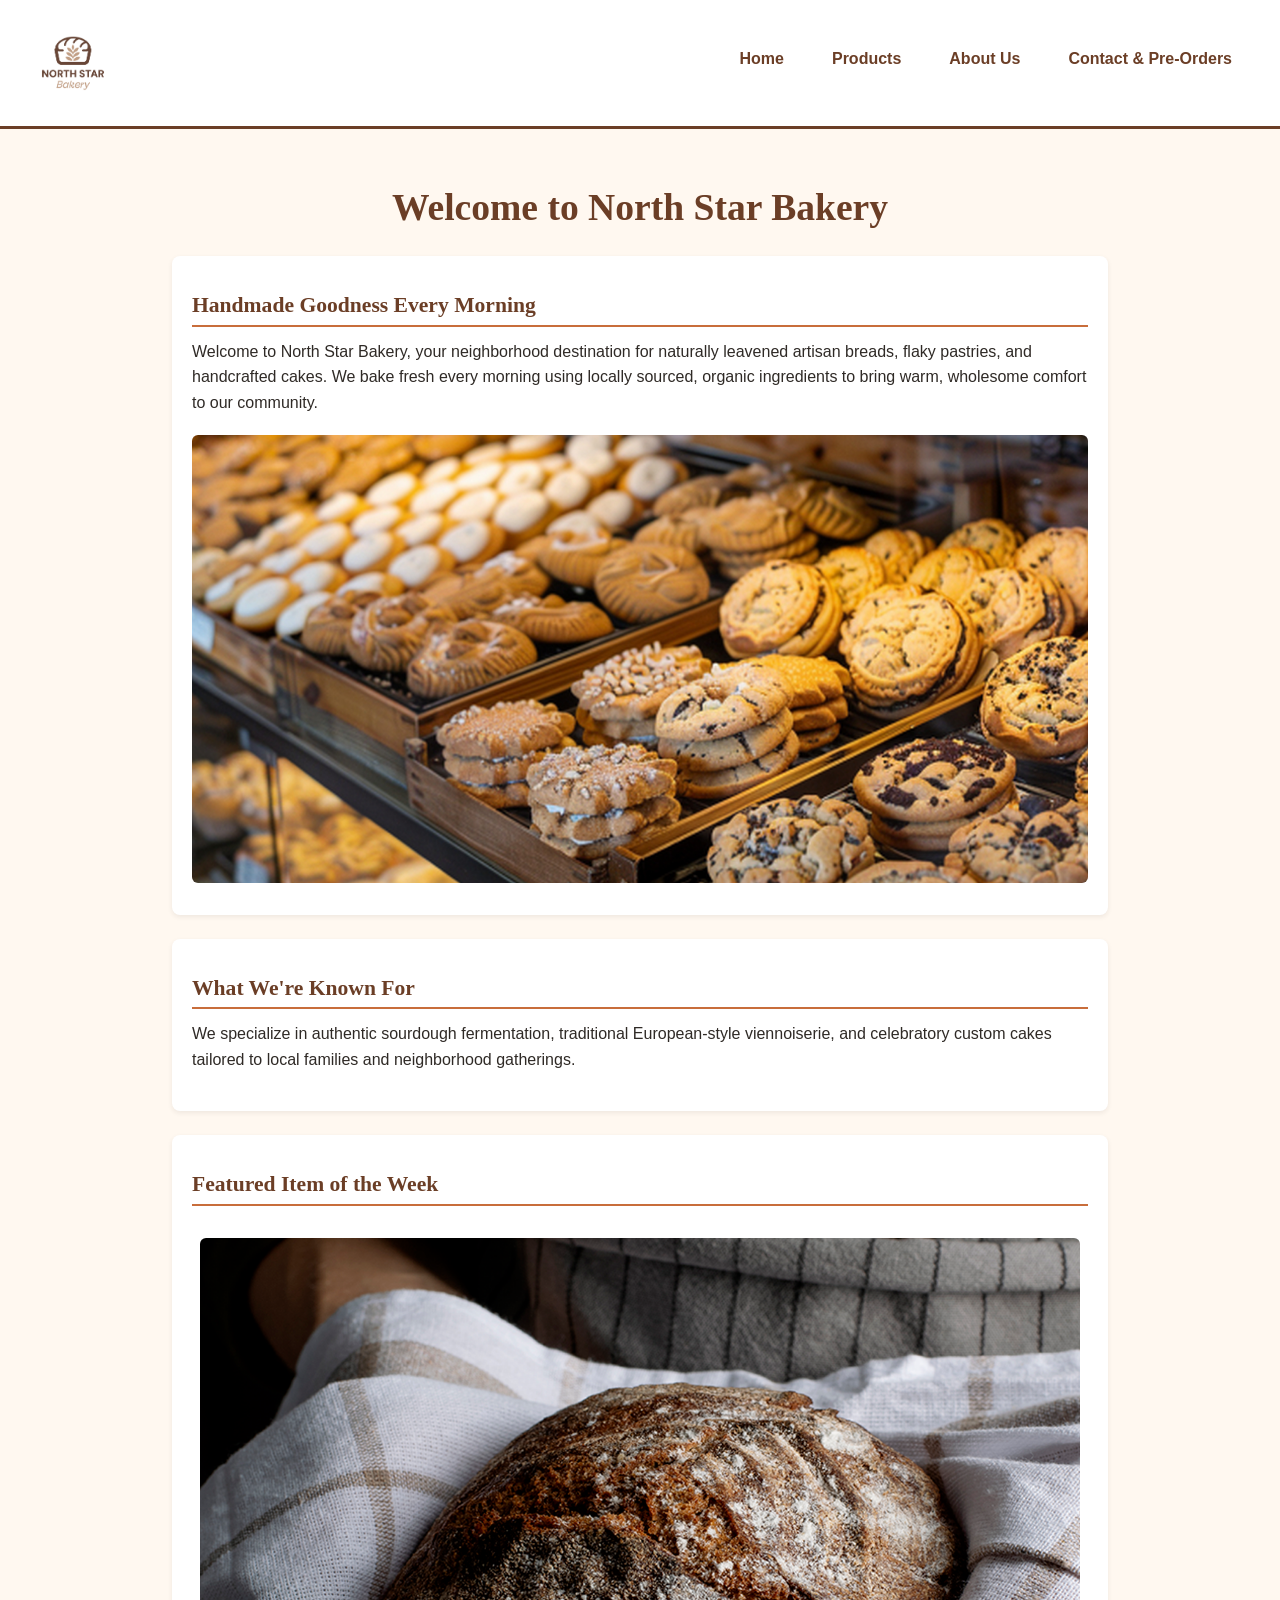
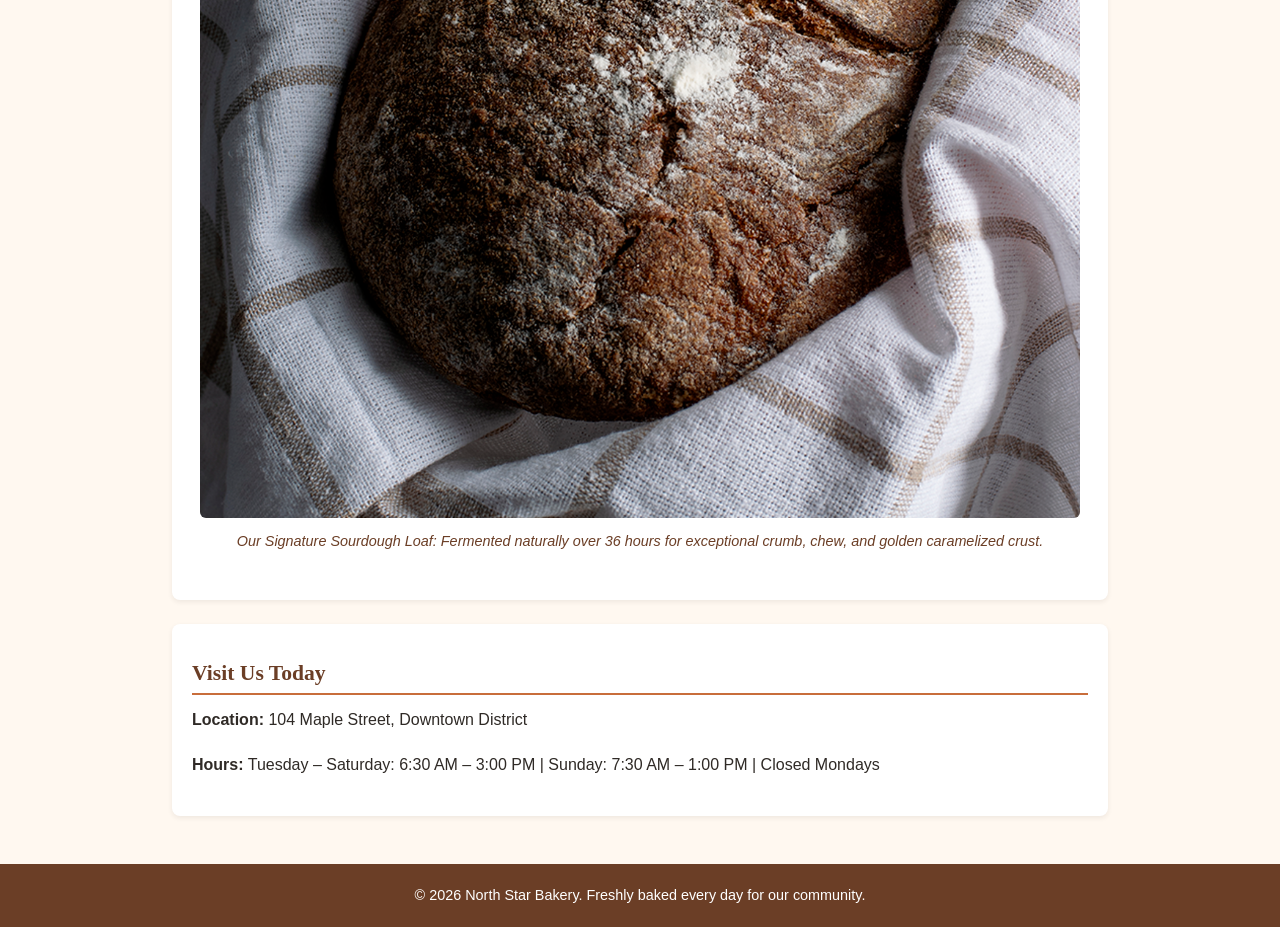
<file: index.html>
<!DOCTYPE html>
<html lang="en">
<head>
    <meta charset="UTF-8">
    <meta name="viewport" content="width=device-width, initial-scale=1.0">
    <title>North Star Bakery | Home</title>
    <link rel="stylesheet" href="styles.css">
</head>
<body>
    <header>
        <img src="bakery-logo_c.png" alt="North Star Bakery logo showing an artisan loaf of bread">
        <nav aria-label="Main Navigation">
            <ul>
                <li><a href="index.html">Home</a></li>
                <li><a href="products.html">Products</a></li>
                <li><a href="about.html">About Us</a></li>
                <li><a href="contact.html">Contact &amp; Pre-Orders</a></li>
            </ul>
        </nav>
    </header>
    <main>
        <h1>Welcome to North Star Bakery</h1>
        
        <section>
            <h2>Handmade Goodness Every Morning</h2>
            <p>Welcome to North Star Bakery, your neighborhood destination for naturally leavened artisan breads, flaky pastries, and handcrafted cakes. We bake fresh every morning using locally sourced, organic ingredients to bring warm, wholesome comfort to our community.</p>
            
            <picture>
                <source media="(min-width: 768px)" srcset="bakery-feature-large_c.png">
                <img src="bakery-feature-small_c.png" alt="A warm rustic display of freshly baked artisan breads and golden pastries">
            </picture>
        </section>
        <section>
            <h2>What We're Known For</h2>
            <p>We specialize in authentic sourdough fermentation, traditional European-style viennoiserie, and celebratory custom cakes tailored to local families and neighborhood gatherings.</p>
        </section>
        <section>
            <h2>Featured Item of the Week</h2>
            <figure>
                <img src="bakery-signature-loaf_c.png" alt="Golden brown crusty artisan signature sourdough loaf resting on a rustic linen towel">
                <figcaption>Our Signature Sourdough Loaf: Fermented naturally over 36 hours for exceptional crumb, chew, and golden caramelized crust.</figcaption>
            </figure>
        </section>
        <section>
            <h2>Visit Us Today</h2>
            <p><strong>Location:</strong> 104 Maple Street, Downtown District</p>
            <p><strong>Hours:</strong> Tuesday &ndash; Saturday: 6:30 AM &ndash; 3:00 PM | Sunday: 7:30 AM &ndash; 1:00 PM | Closed Mondays</p>
        </section>
    </main>
    <footer>
        <p>&copy; 2026 North Star Bakery. Freshly baked every day for our community.</p>
    </footer>
</body>
</html>
</file>
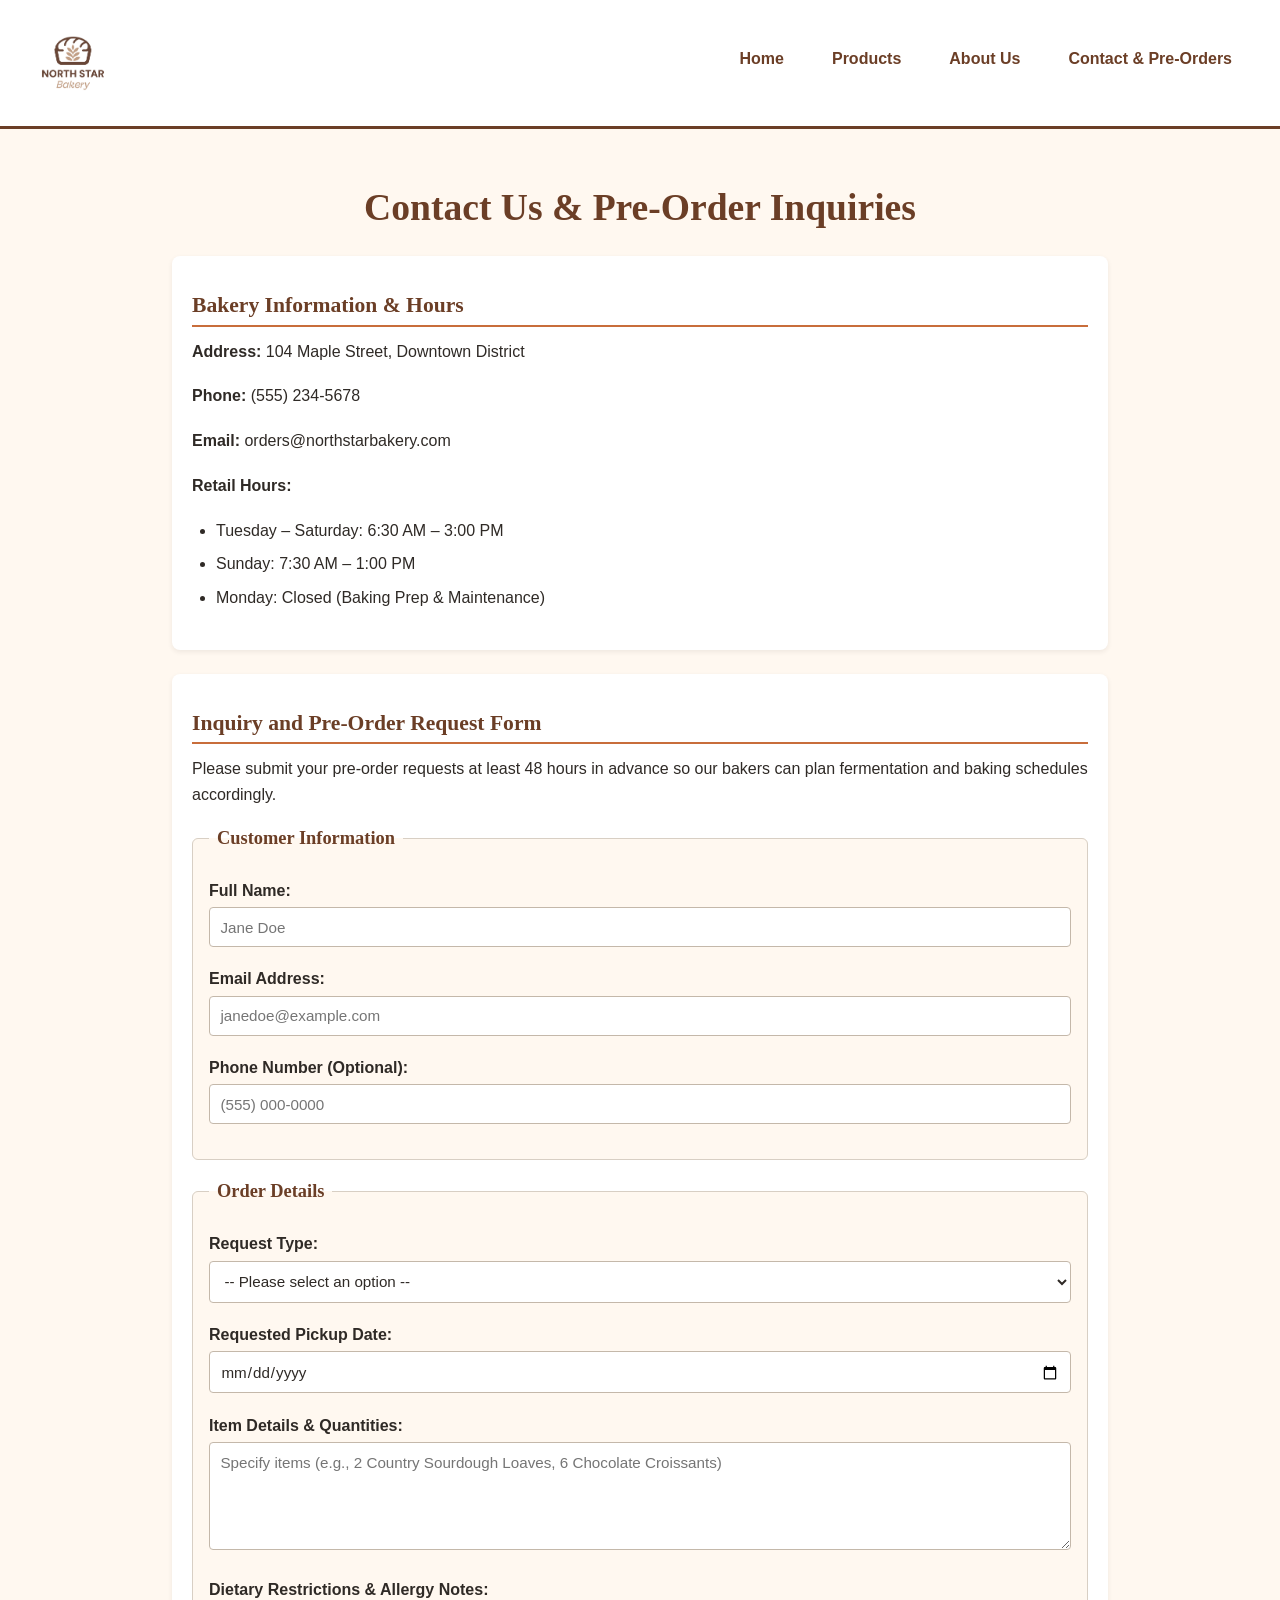
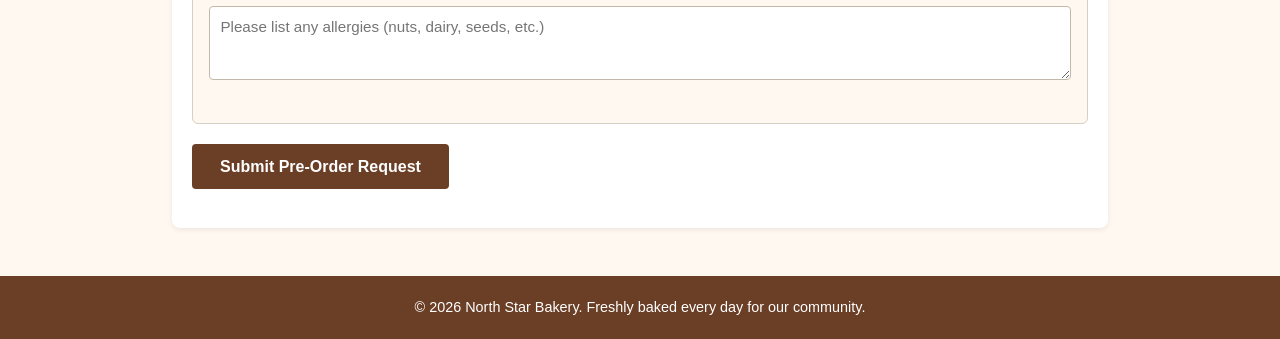
<file: contact.html>
<!DOCTYPE html>
<html lang="en">
<head>
  <meta charset="UTF-8">
  <meta name="viewport" content="width=device-width, initial-scale=1.0">
  <title>North Star Bakery | Contact &amp; Pre-Orders</title>
  <link rel="stylesheet" href="styles.css">
</head>
<body>
  <header>
    <img src="bakery-logo_c.png" alt="North Star Bakery logo showing an artisan loaf of bread">
    <nav aria-label="Main Navigation">
      <ul>
        <li><a href="index.html">Home</a></li>
        <li><a href="products.html">Products</a></li>
        <li><a href="about.html">About Us</a></li>
        <li><a href="contact.html">Contact &amp; Pre-Orders</a></li>
      </ul>
    </nav>
  </header>
  <main>
    <h1>Contact Us &amp; Pre-Order Inquiries</h1>
    <section>
      <h2>Bakery Information &amp; Hours</h2>
      <p><strong>Address:</strong> 104 Maple Street, Downtown District</p>
      <p><strong>Phone:</strong> (555) 234-5678</p>
      <p><strong>Email:</strong> orders@northstarbakery.com</p>
      <p><strong>Retail Hours:</strong></p>
      <ul>
        <li>Tuesday &ndash; Saturday: 6:30 AM &ndash; 3:00 PM</li>
        <li>Sunday: 7:30 AM &ndash; 1:00 PM</li>
        <li>Monday: Closed (Baking Prep &amp; Maintenance)</li>
      </ul>
    </section>

    <section>
      <h2>Inquiry and Pre-Order Request Form</h2>
      <p>Please submit your pre-order requests at least 48 hours in advance so our bakers can plan fermentation and baking schedules accordingly.</p>
      
      <p id="form-feedback-success" class="form-feedback-success" style="display: none;"></p>

      <form action="#" method="post" novalidate>
        <fieldset>
          <legend>Customer Information</legend>
          <p>
            <label for="full-name">Full Name:</label><br>
            <input type="text" id="full-name" name="full_name" placeholder="Jane Doe">
            <span id="full-name-error" class="field-error" style="display: none;"></span>
          </p>
          <p>
            <label for="email-address">Email Address:</label><br>
            <input type="email" id="email-address" name="email_address" placeholder="janedoe@example.com">
            <span id="email-address-error" class="field-error" style="display: none;"></span>
          </p>
          <p>
            <label for="phone-number">Phone Number (Optional):</label><br>
            <input type="tel" id="phone-number" name="phone_number" placeholder="(555) 000-0000">
          </p>
        </fieldset>

        <fieldset>
          <legend>Order Details</legend>
          <p>
            <label for="request-type">Request Type:</label><br>
            <select id="request-type" name="request_type">
              <option value="">-- Please select an option --</option>
              <option value="preorder">Artisan Bread &amp; Pastry Pre-Order</option>
              <option value="custom-cake">Custom Celebration Cake Inquiry</option>
              <option value="catering">Event Catering Inquiry</option>
              <option value="general-question">General Question</option>
            </select>
            <span id="request-type-error" class="field-error" style="display: none;"></span>
          </p>
          <p>
            <label for="pickup-date">Requested Pickup Date:</label><br>
            <input type="date" id="pickup-date" name="pickup_date">
          </p>
          <p>
            <label for="item-details">Item Details &amp; Quantities:</label><br>
            <textarea id="item-details" name="item_details" rows="5" cols="40" placeholder="Specify items (e.g., 2 Country Sourdough Loaves, 6 Chocolate Croissants)"></textarea>
            <span id="item-details-error" class="field-error" style="display: none;"></span>
          </p>
          <p>
            <label for="allergy-notes">Dietary Restrictions &amp; Allergy Notes:</label><br>
            <textarea id="allergy-notes" name="allergy_notes" rows="3" cols="40" placeholder="Please list any allergies (nuts, dairy, seeds, etc.)"></textarea>
          </p>
        </fieldset>

        <p>
          <button type="submit">Submit Pre-Order Request</button>
        </p>
      </form>
    </section>
  </main>
  <footer>
    <p>&copy; 2026 North Star Bakery. Freshly baked every day for our community.</p>
  </footer>

  <!-- JAVASCRIPT BINDING -->
  <script src="script.js"></script>
</body>
</html>
</file>
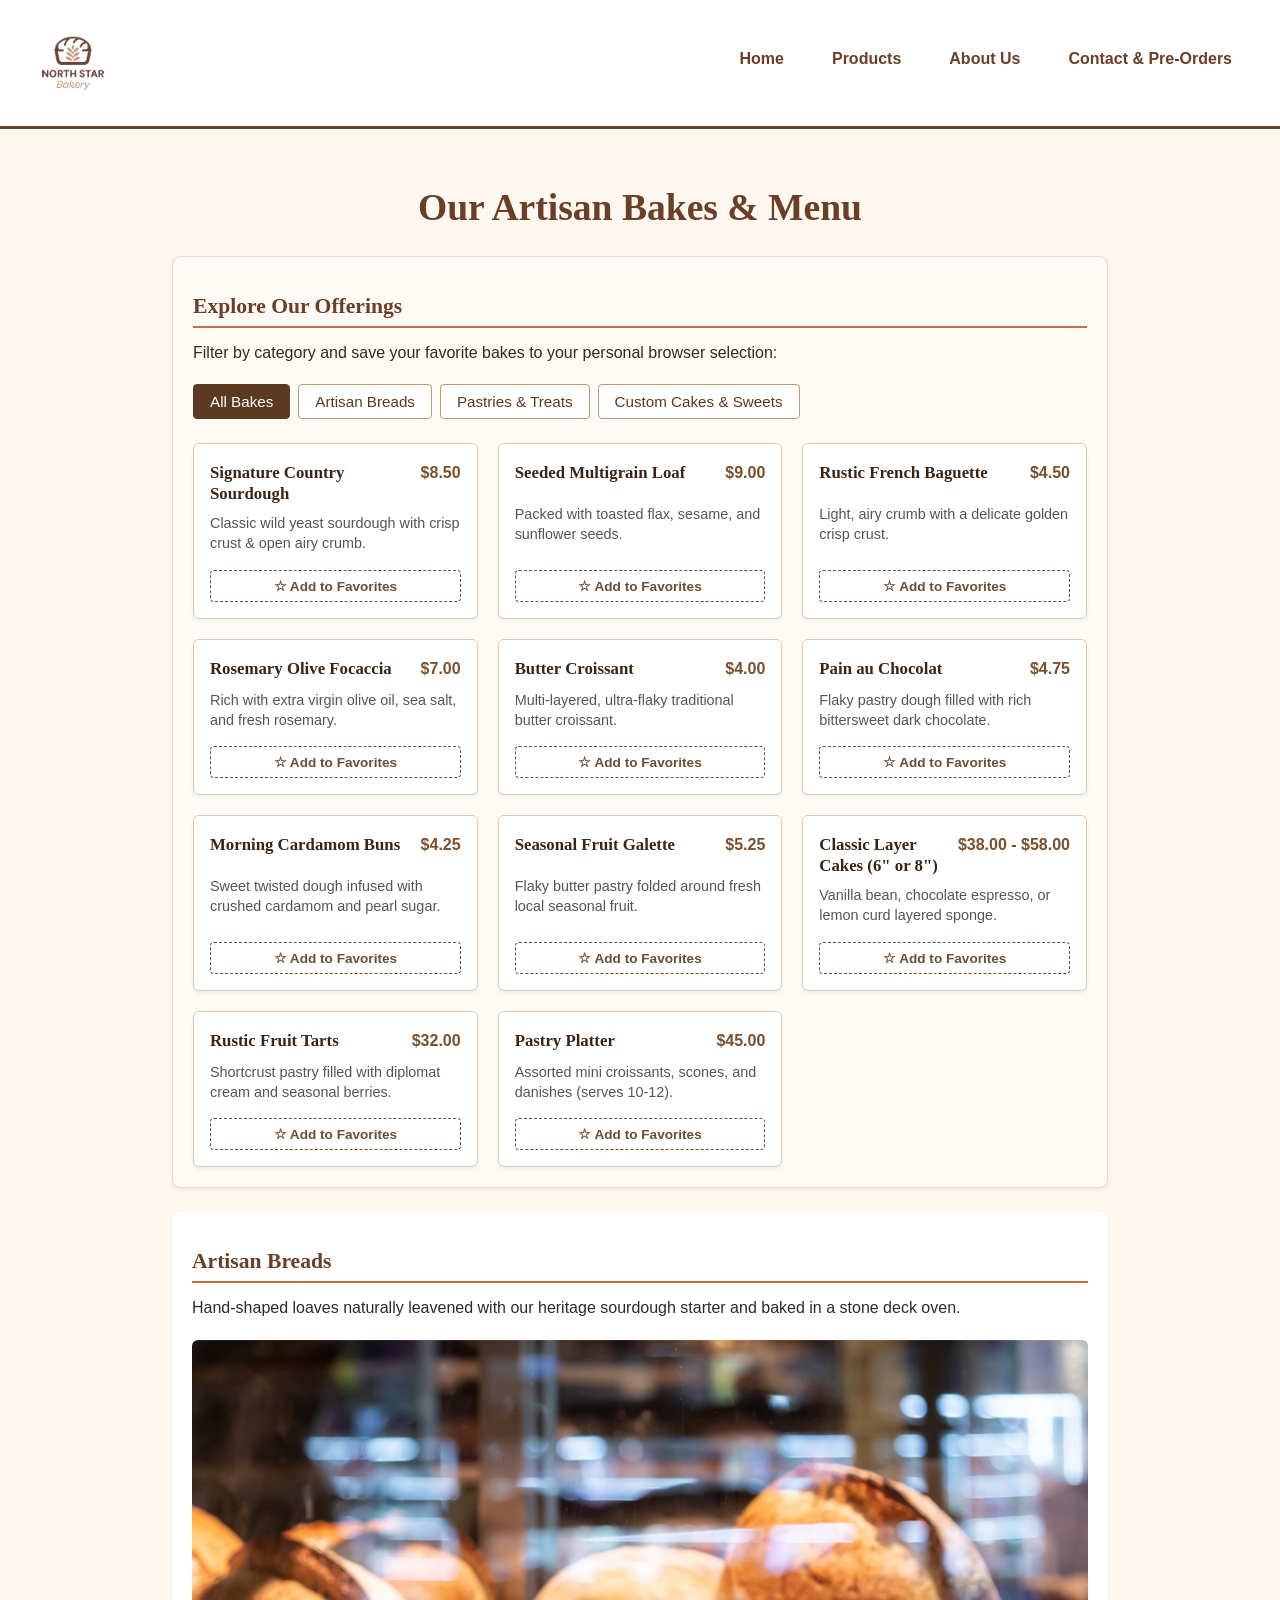
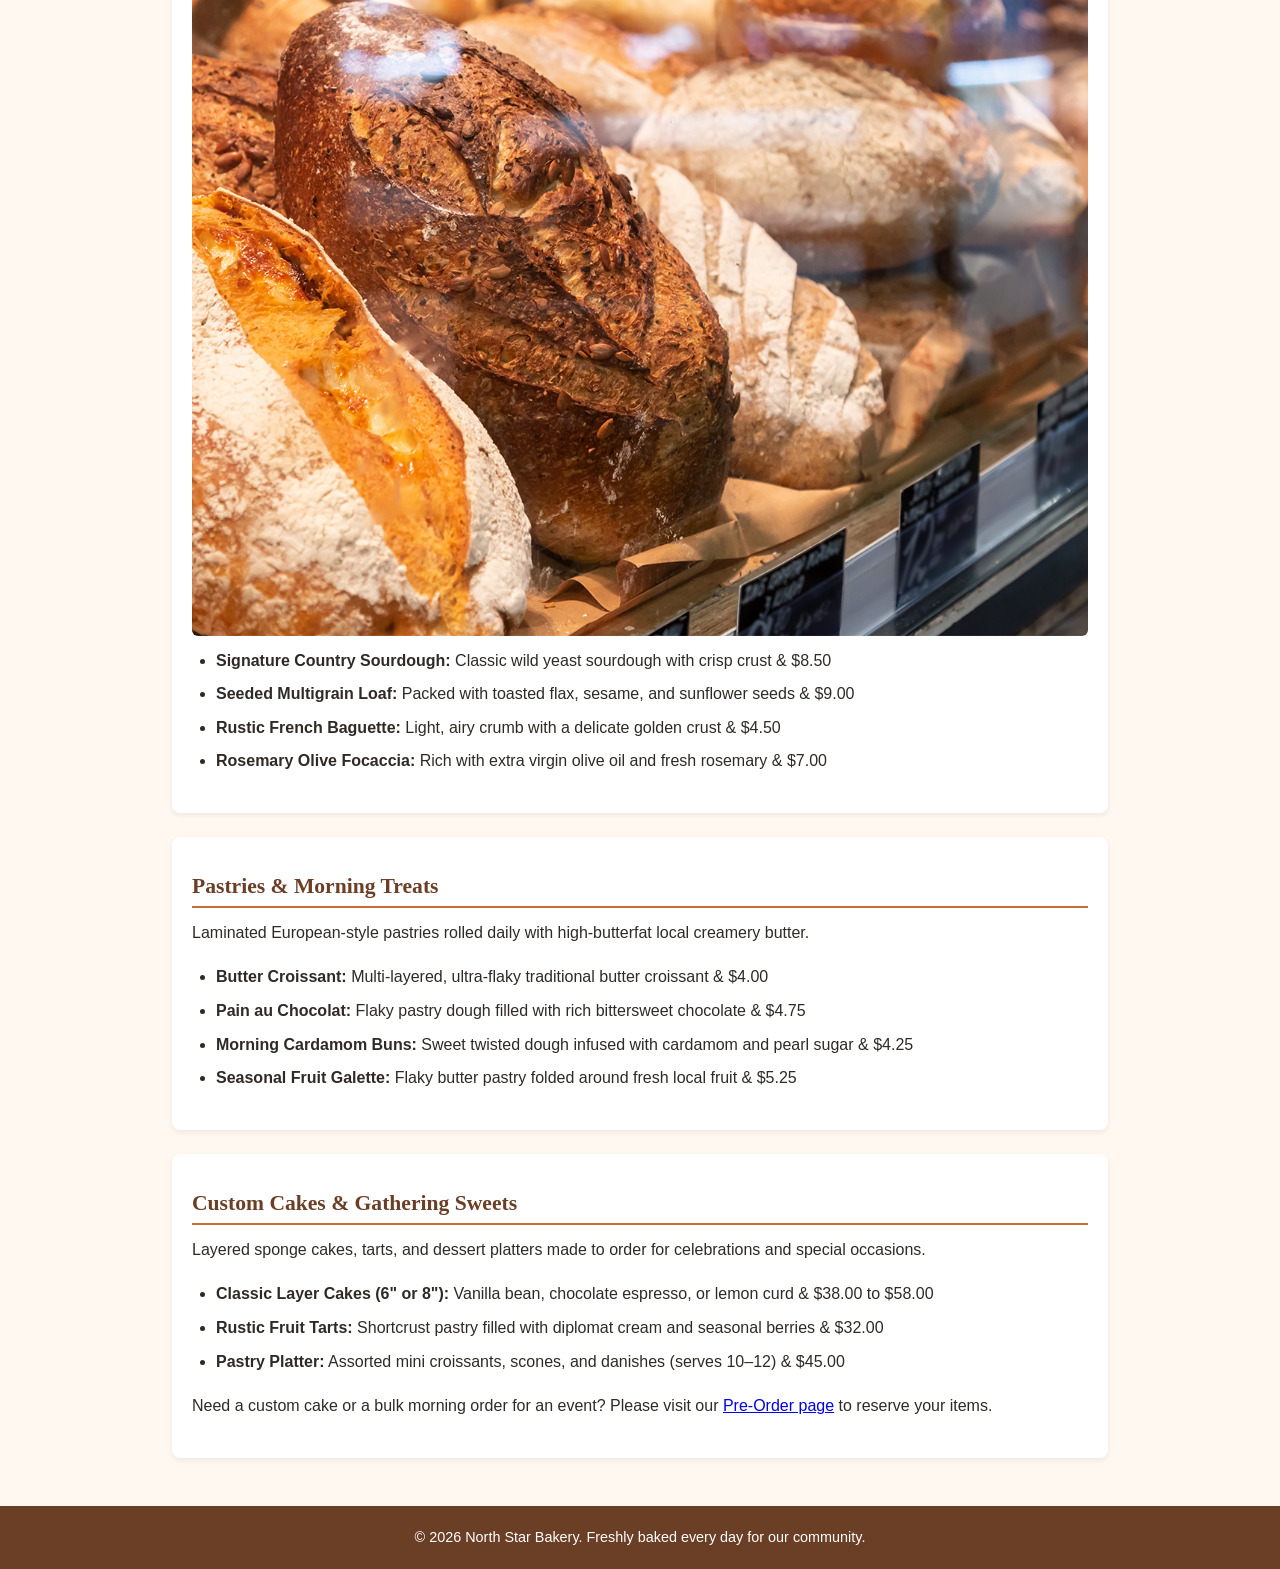
<file: products.html>
<!DOCTYPE html>
<html lang="en">
<head>
  <meta charset="UTF-8">
  <meta name="viewport" content="width=device-width, initial-scale=1.0">
  <title>North Star Bakery | Products</title>
  <link rel="stylesheet" href="styles.css">
</head>
<body>
  <header>
    <img src="bakery-logo_c.png" alt="North Star Bakery logo showing an artisan loaf of bread">
    <nav aria-label="Main Navigation">
      <ul>
        <li><a href="index.html">Home</a></li>
        <li><a href="products.html">Products</a></li>
        <li><a href="about.html">About Us</a></li>
        <li><a href="contact.html">Contact &amp; Pre-Orders</a></li>
      </ul>
    </nav>
  </header>
  <main>
    <h1>Our Artisan Bakes &amp; Menu</h1>

    <!-- DYNAMIC INTERACTIVE FILTER COMPONENT -->
    <section class="interactive-filter-section">
      <h2>Explore Our Offerings</h2>
      <p>Filter by category and save your favorite bakes to your personal browser selection:</p>
      <div class="filter-controls">
        <button type="button" class="filter-btn active" data-category="all">All Bakes</button>
        <button type="button" class="filter-btn" data-category="breads">Artisan Breads</button>
        <button type="button" class="filter-btn" data-category="pastries">Pastries &amp; Treats</button>
        <button type="button" class="filter-btn" data-category="cakes">Custom Cakes &amp; Sweets</button>
      </div>

      <!-- DYNAMIC JAVASCRIPT TARGET CONTAINER -->
      <div id="catalog-display" class="catalog-grid"></div>
    </section>

    <section>
      <h2>Artisan Breads</h2>
      <p>Hand-shaped loaves naturally leavened with our heritage sourdough starter and baked in a stone deck oven.</p>
      <img src="bakery-bread_c.png" alt="Assortment of freshly baked crusty artisan loaves arranged neatly on wooden bakery display shelves">
      <ul>
        <li><strong>Signature Country Sourdough:</strong> Classic wild yeast sourdough with crisp crust &amp; $8.50</li>
        <li><strong>Seeded Multigrain Loaf:</strong> Packed with toasted flax, sesame, and sunflower seeds &amp; $9.00</li>
        <li><strong>Rustic French Baguette:</strong> Light, airy crumb with a delicate golden crust &amp; $4.50</li>
        <li><strong>Rosemary Olive Focaccia:</strong> Rich with extra virgin olive oil and fresh rosemary &amp; $7.00</li>
      </ul>
    </section>

    <section>
      <h2>Pastries &amp; Morning Treats</h2>
      <p>Laminated European-style pastries rolled daily with high-butterfat local creamery butter.</p>
      <ul>
        <li><strong>Butter Croissant:</strong> Multi-layered, ultra-flaky traditional butter croissant &amp; $4.00</li>
        <li><strong>Pain au Chocolat:</strong> Flaky pastry dough filled with rich bittersweet chocolate &amp; $4.75</li>
        <li><strong>Morning Cardamom Buns:</strong> Sweet twisted dough infused with cardamom and pearl sugar &amp; $4.25</li>
        <li><strong>Seasonal Fruit Galette:</strong> Flaky butter pastry folded around fresh local fruit &amp; $5.25</li>
      </ul>
    </section>

    <section>
      <h2>Custom Cakes &amp; Gathering Sweets</h2>
      <p>Layered sponge cakes, tarts, and dessert platters made to order for celebrations and special occasions.</p>
      <ul>
        <li><strong>Classic Layer Cakes (6" or 8"):</strong> Vanilla bean, chocolate espresso, or lemon curd &amp; $38.00 to $58.00</li>
        <li><strong>Rustic Fruit Tarts:</strong> Shortcrust pastry filled with diplomat cream and seasonal berries &amp; $32.00</li>
        <li><strong>Pastry Platter:</strong> Assorted mini croissants, scones, and danishes (serves 10&ndash;12) &amp; $45.00</li>
      </ul>
      <p>Need a custom cake or a bulk morning order for an event? Please visit our <a href="contact.html">Pre-Order page</a> to reserve your items.</p>
    </section>
  </main>
  <footer>
    <p>&copy; 2026 North Star Bakery. Freshly baked every day for our community.</p>
  </footer>

  <!-- JAVASCRIPT BINDING -->
  <script src="script.js"></script>
</body>
</html>
</file>
<file: styles.css>
:root {
    --bg-cream: #FFF8F0;
    --text-charcoal: #2F2A26;
    --brand-brown: #6B3E26;
    --accent-terracotta: #C86D3B;
    --surface-white: #FFFFFF;
}

* {
    box-sizing: border-box;
    margin: 0;
    padding: 0;
}

body {
    background-color: var(--bg-cream);
    color: var(--text-charcoal);
    font-family: 'Open Sans', -apple-system, BlinkMacSystemFont, "Segoe UI", Roboto, sans-serif;
    font-size: 1rem;
    line-height: 1.6;
    display: flex;
    flex-direction: column;
    min-height: 100vh;
}

h1, h2, h3, legend {
    font-family: 'Playfair Display', Georgia, serif;
    color: var(--brand-brown);
    font-weight: 700;
    line-height: 1.25;
    margin-bottom: 0.75rem;
}

h1 {
    font-size: 1.85rem;
    text-align: center;
    margin: 1.5rem 0 1rem;
}

h2 {
    font-size: 1.35rem;
    border-bottom: 2px solid var(--accent-terracotta);
    padding-bottom: 0.35rem;
    margin-top: 1rem;
}

p, ul, figure, form {
    margin-bottom: 1.2rem;
}

ul {
    padding-left: 1.5rem;
}

li {
    margin-bottom: 0.5rem;
}

header {
    background-color: var(--surface-white);
    border-bottom: 3px solid var(--brand-brown);
    padding: 1rem;
    display: flex;
    flex-direction: column;
    align-items: center;
    gap: 0.75rem;
}

header img {
    max-height: 70px;
    width: auto;
}

nav ul {
    list-style: none;
    padding: 0;
    margin: 0;
    display: flex;
    flex-direction: column;
    width: 100%;
    gap: 0.5rem;
}

nav a {
    display: block;
    text-align: center;
    text-decoration: none;
    color: var(--brand-brown);
    font-weight: 600;
    padding: 0.5rem 1rem;
    border-radius: 4px;
    transition: background-color 0.2s ease, color 0.2s ease;
}

nav a:hover,
nav a:focus {
    background-color: var(--brand-brown);
    color: var(--surface-white);
}

main {
    flex: 1;
    width: 100%;
    max-width: 1000px;
    margin: 0 auto;
    padding: 1rem;
}

section {
    background-color: var(--surface-white);
    padding: 1.25rem;
    margin-bottom: 1.5rem;
    border-radius: 8px;
    box-shadow: 0 2px 5px rgba(47, 42, 38, 0.08);
}

img, video {
    max-width: 100%;
    height: auto;
    border-radius: 6px;
    display: block;
    margin: 0.75rem 0;
}

figure {
    background: var(--surface-white);
    padding: 0.5rem;
    border-radius: 6px;
}

figcaption {
    font-size: 0.9rem;
    font-style: italic;
    color: var(--brand-brown);
    margin-top: 0.5rem;
    text-align: center;
}

fieldset {
    border: 1px solid #D8CFC4;
    border-radius: 6px;
    padding: 1rem;
    margin-bottom: 1.25rem;
    background-color: var(--bg-cream);
}

legend {
    padding: 0 0.5rem;
    font-size: 1.15rem;
}

label {
    font-weight: 600;
    display: inline-block;
    margin-bottom: 0.25rem;
}

input[type="text"],
input[type="email"],
input[type="tel"],
input[type="date"],
select,
textarea {
    width: 100%;
    padding: 0.65rem;
    border: 1px solid #C4B8AA;
    border-radius: 4px;
    font-family: inherit;
    font-size: 0.95rem;
    color: var(--text-charcoal);
    background-color: var(--surface-white);
}

input:focus,
select:focus,
textarea:focus {
    outline: 2px solid var(--accent-terracotta);
    border-color: var(--accent-terracotta);
}

button[type="submit"] {
    background-color: var(--brand-brown);
    color: var(--surface-white);
    border: none;
    padding: 0.85rem 1.75rem;
    font-size: 1rem;
    font-weight: 700;
    border-radius: 4px;
    cursor: pointer;
    transition: background-color 0.2s ease;
}

button[type="submit"]:hover {
    background-color: var(--accent-terracotta);
}

footer {
    background-color: var(--brand-brown);
    color: var(--surface-white);
    text-align: center;
    padding: 1.25rem;
    font-size: 0.9rem;
    margin-top: auto;
}

footer p {
    margin: 0;
}

@media (min-width: 768px) {
    header {
        flex-direction: row;
        justify-content: space-between;
        padding: 1rem 2rem;
    }

    nav ul {
        flex-direction: row;
        width: auto;
        gap: 1rem;
    }

    h1 {
        font-size: 2.35rem;
        margin: 2rem 0 1.5rem;
    }

    main {
        padding: 1.5rem 2rem;
    }
}

/* ==========================================================================
   TOUCHSTONE 4: Interactive Feature, Favorites & Form Validation Styles
   ========================================================================== */
.interactive-filter-section {
  margin: 1.5rem 0;
  padding: 1.25rem;
  background-color: #fdfaf6;
  border: 1px solid #e8dec8;
  border-radius: 8px;
}

.filter-controls {
  display: flex;
  flex-wrap: wrap;
  gap: 0.5rem;
  margin: 1rem 0 1.5rem 0;
}

.filter-btn {
  background-color: #ffffff;
  color: #5c3a21;
  border: 1px solid #b89b72;
  padding: 0.5rem 1rem;
  font-size: 0.95rem;
  border-radius: 4px;
  cursor: pointer;
  transition: all 0.2s ease-in-out;
}

.filter-btn:hover {
  background-color: #f4ede2;
}

.filter-btn.active {
  background-color: #5c3a21;
  color: #ffffff;
  border-color: #5c3a21;
}

.catalog-grid {
  display: grid;
  grid-template-columns: repeat(auto-fill, minmax(260px, 1fr));
  gap: 1.25rem;
  margin-top: 1rem;
}

.catalog-card {
  background: #ffffff;
  border: 1px solid #decbb5;
  border-radius: 6px;
  padding: 1rem;
  display: flex;
  flex-direction: column;
  justify-content: space-between;
  box-shadow: 0 2px 4px rgba(0, 0, 0, 0.05);
}

.catalog-card-header {
  display: flex;
  justify-content: space-between;
  align-items: baseline;
  gap: 0.5rem;
  margin-bottom: 0.5rem;
}

.catalog-card-header h3 {
  margin: 0;
  font-size: 1.05rem;
  color: #3b2413;
}

.catalog-price {
  font-weight: bold;
  color: #7b4f2c;
  white-space: nowrap;
}

.catalog-desc {
  font-size: 0.9rem;
  color: #555555;
  margin-bottom: 1rem;
  line-height: 1.4;
}

.btn-fav {
  width: 100%;
  padding: 0.45rem;
  background-color: transparent;
  color: #6b4e33;
  border: 1px dashed #6b4e33;
  border-radius: 4px;
  cursor: pointer;
  font-size: 0.85rem;
  font-weight: 600;
  transition: background-color 0.2s ease;
}

.btn-fav:hover {
  background-color: #fcf4eb;
}

.btn-fav.is-active {
  background-color: #d4a373;
  color: #ffffff;
  border-style: solid;
  border-color: #bc8a5f;
}

/* Form validation feedback */
.field-error {
  color: #b3261e;
  font-size: 0.85rem;
  font-weight: 500;
  margin-top: 0.35rem;
}

.input-invalid {
  border: 1.5px solid #b3261e !important;
  background-color: #fff9f9;
}

.form-feedback-success {
  background-color: #e6f4ea;
  color: #137333;
  border: 1px solid #ceead6;
  padding: 0.75rem 1rem;
  border-radius: 4px;
  font-weight: 600;
  margin-bottom: 1.25rem;
}
</file>
